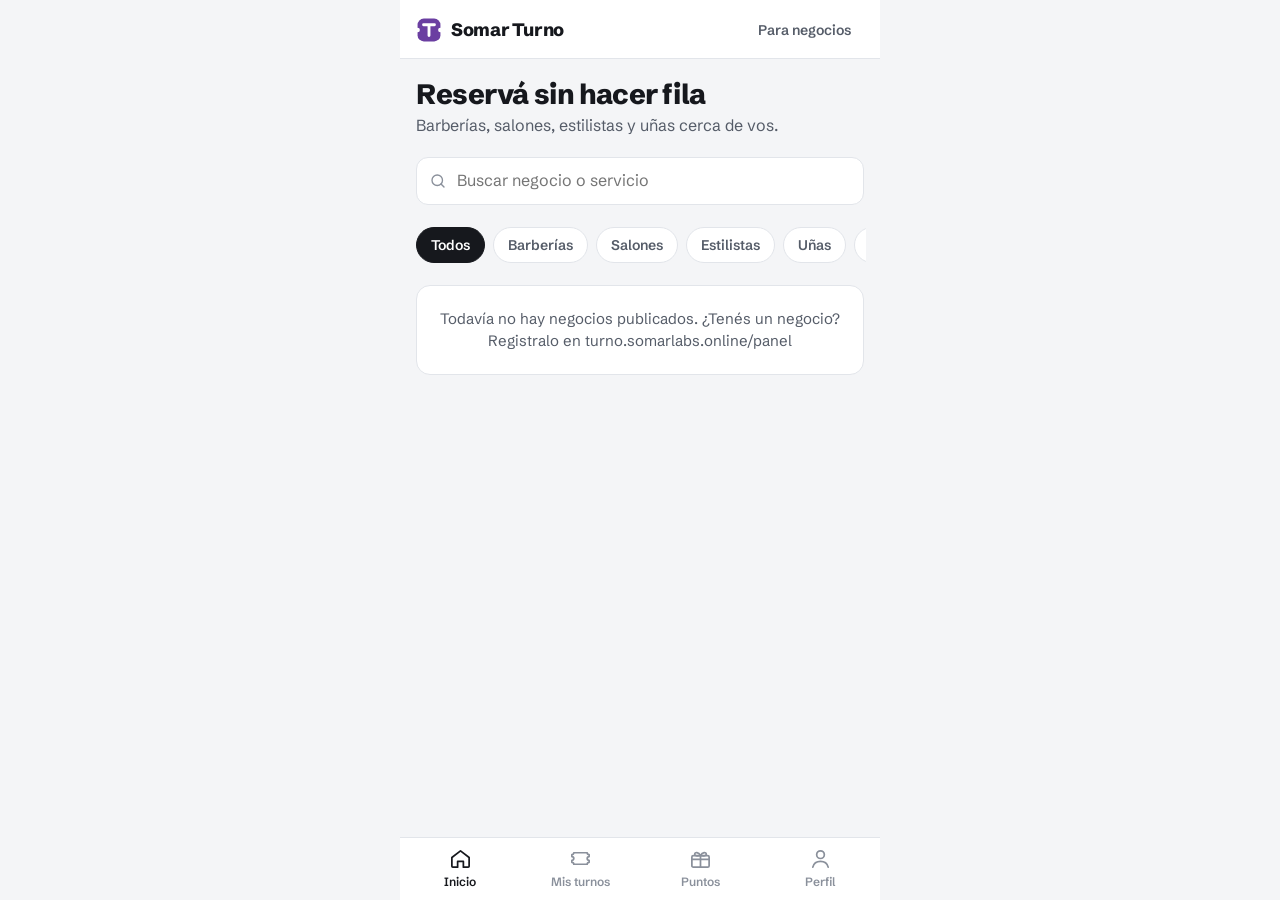
<file: index.html>
<!doctype html>
<html lang="es">
<head>
<meta charset="utf-8">
<meta name="viewport" content="width=device-width, initial-scale=1, viewport-fit=cover">
<title>Somar Turno</title>
<meta name="description" content="Reservá tu cita o tomá turno en barberías, salones, estilistas y uñas de Honduras, sin hacer fila.">
<meta name="theme-color" content="#16181D">
<link rel="manifest" href="/manifest.webmanifest">
<link rel="icon" href="/assets/img/icon.svg" type="image/svg+xml">
<link rel="apple-touch-icon" href="/assets/img/apple-touch-icon.png">
<meta name="apple-mobile-web-app-capable" content="yes">
<meta property="og:image" content="https://somar-turno.vercel.app/assets/img/og.png">
<meta name="twitter:card" content="summary_large_image">
<meta property="og:title" content="Somar Turno">
<meta property="og:description" content="Reservá o tomá turno sin hacer fila.">
<link rel="preconnect" href="https://fonts.googleapis.com">
<link rel="preconnect" href="https://fonts.gstatic.com" crossorigin>
<link rel="stylesheet" href="https://fonts.googleapis.com/css2?family=Schibsted+Grotesk:wght@400;500;600;700;800&display=swap">
<link rel="stylesheet" href="/assets/css/app.css">
</head>
<body>
<div id="app">
  <header class="top">
    <div class="top-row gut">
      <a class="brand" href="/" style="color:inherit;text-decoration:none"><span class="mark"><img src="/assets/img/icon.svg" alt="" width="26" height="26"></span>Somar Turno</a>
      <a class="btn quiet s" href="/panel">Para negocios</a>
    </div>
  </header>
  <main class="screen gut" id="screen"></main>
  <nav class="tabs" id="tabs" aria-label="Secciones"></nav>
</div>
<script src="/assets/js/config.js"></script>
<script src="/assets/js/core.js"></script>
<script src="/assets/js/data.js"></script>
<script src="/assets/js/cliente.js"></script>
</body>
</html>
</file>
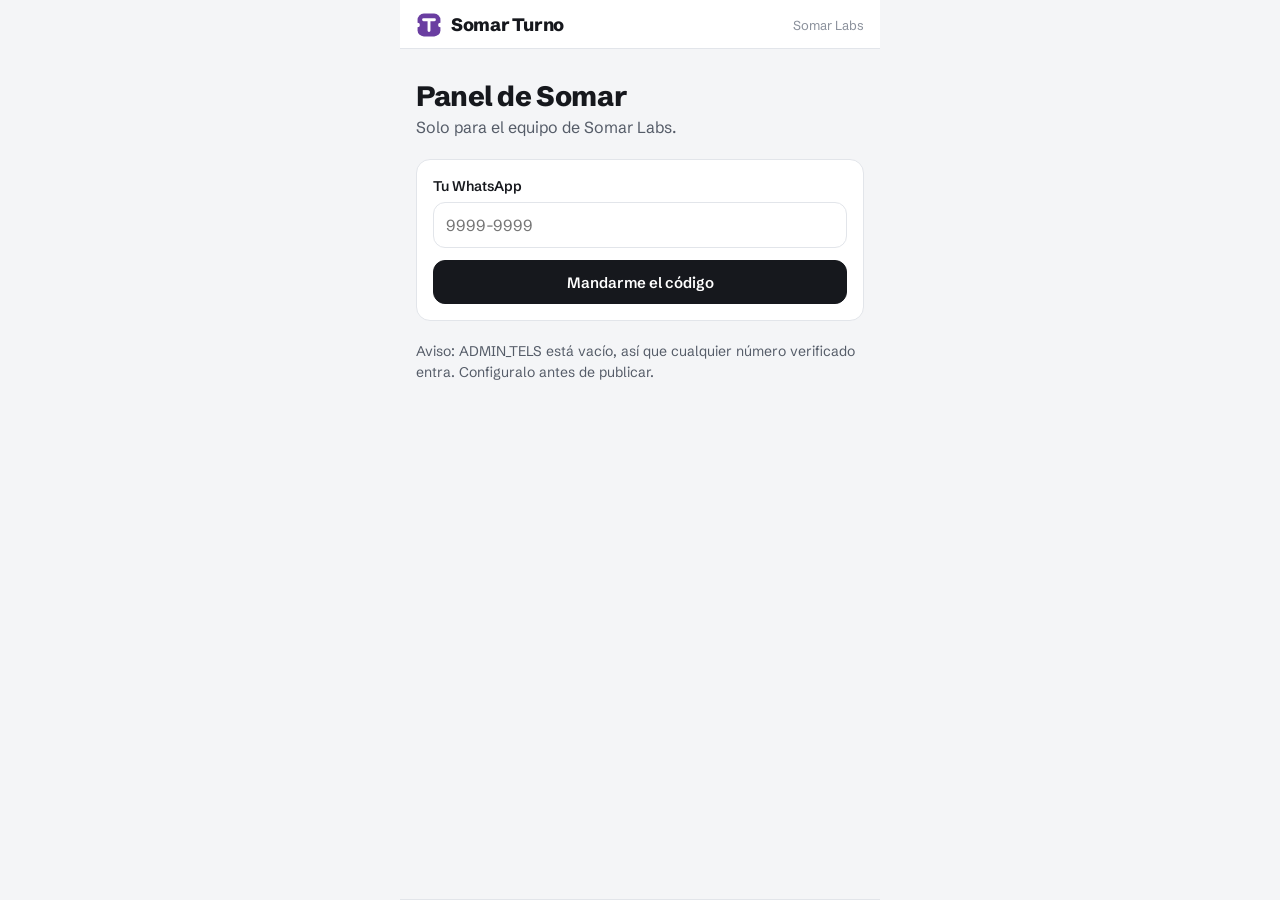
<file: admin.html>
<!doctype html>
<html lang="es">
<head>
<title>Somar Turno · Somar Labs</title>
<meta name="robots" content="noindex">
<meta charset="utf-8">
<meta name="viewport" content="width=device-width, initial-scale=1, viewport-fit=cover">
<meta name="theme-color" content="#16181D">
<link rel="icon" href="/assets/img/icon.svg" type="image/svg+xml">
<link rel="preconnect" href="https://fonts.googleapis.com">
<link rel="preconnect" href="https://fonts.gstatic.com" crossorigin>
<link rel="stylesheet" href="https://fonts.googleapis.com/css2?family=Schibsted+Grotesk:wght@400;500;600;700;800&display=swap">
<link rel="stylesheet" href="/assets/css/app.css">
</head>
<body>
<div id="app">
  <header class="top">
    <div class="top-row gut"><a class="brand" href="/" style="color:inherit;text-decoration:none"><span class="mark"><img src="/assets/img/icon.svg" alt="" width="26" height="26"></span>Somar Turno</a><span class="demo">Somar Labs</span></div>
  </header>
  <main class="screen gut" id="screen"></main>
  <nav class="tabs" id="tabs" aria-label="Secciones" hidden></nav>
</div>
<script src="/assets/js/config.js"></script>
<script src="/assets/js/core.js"></script>
<script src="/assets/js/data.js"></script>
<script src="/assets/js/admin.js"></script>
</body>
</html>
</file>
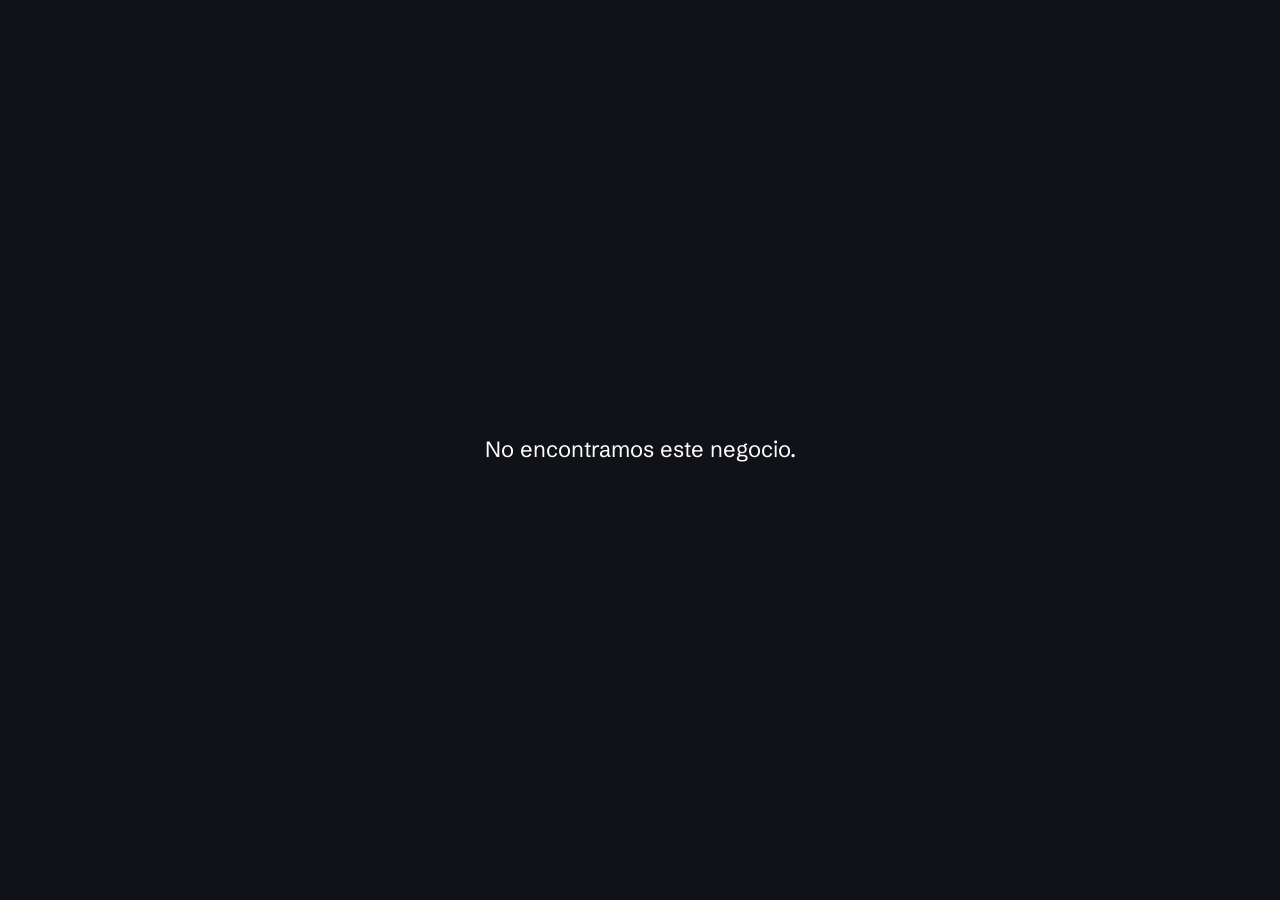
<file: pantalla.html>
<!doctype html>
<html lang="es">
<head>
<title>Somar Turno · Pantalla de fila</title>
<meta name="robots" content="noindex">
<meta charset="utf-8">
<meta name="viewport" content="width=device-width, initial-scale=1, viewport-fit=cover">
<meta name="theme-color" content="#16181D">
<link rel="icon" href="/assets/img/icon.svg" type="image/svg+xml">
<link rel="preconnect" href="https://fonts.googleapis.com">
<link rel="preconnect" href="https://fonts.gstatic.com" crossorigin>
<link rel="stylesheet" href="https://fonts.googleapis.com/css2?family=Schibsted+Grotesk:wght@400;500;600;700;800&display=swap">
<link rel="stylesheet" href="/assets/css/app.css">
</head>
<body style="background:#101218">
<div id="tv" class="tv" role="main"></div>
<script src="/assets/js/config.js"></script>
<script src="/assets/js/core.js"></script>
<script src="/assets/js/data.js"></script>
<script src="/assets/js/pantalla.js"></script>
</body>
</html>
</file>
<file: assets/css/app.css>
/* Layout: one phone-width app column. Quiet white surfaces, ink buttons; the plum accent is kept for selection and the turn ticket. */
:root{
  --bg:#F4F5F7; --surface:#FFFFFF; --sunk:#EEF0F3; --ink:#16181D; --ink-2:#555C68; --ink-3:#8A909B; --line:#E2E5EA;
  --accent:#6A3EA1; --accent-soft:#F2ECF9; --on-ink:#FFFFFF;
  --good:#15804D; --good-soft:#E4F4EB; --warn:#9A5B05; --warn-soft:#FCF1DE; --bad:#C0344A; --bad-soft:#FBE8EB;
  --scrim:rgba(16,18,24,.42);
  --font:'Schibsted Grotesk',system-ui,-apple-system,'Segoe UI',Roboto,sans-serif;
  --r-sm:10px; --r:14px; --r-lg:20px;
}
@media (prefers-color-scheme: dark){:root:not([data-theme="light"]){
  --bg:#0F1014; --surface:#181A20; --sunk:#20232B; --ink:#EEF0F4; --ink-2:#AEB4BF; --ink-3:#7D8490; --line:#2A2E37;
  --accent:#B896EE; --accent-soft:#2A2238; --on-ink:#0F1014;
  --good:#4FC489; --good-soft:#143326; --warn:#F0B35C; --warn-soft:#352812; --bad:#F27D8F; --bad-soft:#3A1C23;
  --scrim:rgba(0,0,0,.6); color-scheme:dark}}
:root[data-theme="dark"]{
  --bg:#0F1014; --surface:#181A20; --sunk:#20232B; --ink:#EEF0F4; --ink-2:#AEB4BF; --ink-3:#7D8490; --line:#2A2E37;
  --accent:#B896EE; --accent-soft:#2A2238; --on-ink:#0F1014;
  --good:#4FC489; --good-soft:#143326; --warn:#F0B35C; --warn-soft:#352812; --bad:#F27D8F; --bad-soft:#3A1C23;
  --scrim:rgba(0,0,0,.6); color-scheme:dark}

*{box-sizing:border-box}
html{-webkit-text-size-adjust:100%}
body{margin:0;background:var(--bg);color:var(--ink);font-family:var(--font);font-size:16px;line-height:1.45;-webkit-font-smoothing:antialiased}
body::before{content:"";position:fixed;inset:0 0 auto;height:env(safe-area-inset-top,0px);z-index:40;background:var(--surface)}
button,input,select,textarea{font:inherit;color:inherit}
button{cursor:pointer;-webkit-tap-highlight-color:transparent}
:focus-visible{outline:2.5px solid var(--accent);outline-offset:2px;border-radius:8px}
h1,h2,h3,p{margin:0}
h1,h2{text-wrap:balance;letter-spacing:-.015em}
.num{font-variant-numeric:tabular-nums}
.gut{padding-left:max(16px,env(safe-area-inset-left,0px));padding-right:max(16px,env(safe-area-inset-right,0px))}

#app{max-width:480px;margin:0 auto;min-height:100vh;padding-bottom:calc(76px + env(safe-area-inset-bottom,0px))}
.top{position:sticky;top:env(safe-area-inset-top,0px);z-index:30;background:var(--surface);border-bottom:1px solid var(--line)}
.top-row{display:flex;align-items:center;justify-content:space-between;gap:12px;padding-block:12px 10px}
.brand{display:flex;align-items:center;gap:9px;font-weight:800;font-size:18px;letter-spacing:-.02em}
.mark{width:26px;height:26px;display:grid;place-items:center;flex:none}.mark img{width:100%;height:100%;display:block}
.mark svg{width:16px;height:16px}
.demo{font-size:13px;color:var(--ink-3)}
.roles{display:flex;gap:4px;padding-block:0 10px;overflow-x:auto;scrollbar-width:none}
.roles button{flex:1;border:1px solid var(--line);background:var(--surface);border-radius:999px;padding:7px 10px;font-size:14px;font-weight:600;color:var(--ink-2);white-space:nowrap}
.roles button[aria-pressed="true"]{background:var(--ink);border-color:var(--ink);color:var(--on-ink)}

.screen{display:flex;flex-direction:column;gap:20px;padding-block:20px 28px}
.title{display:flex;flex-direction:column;gap:4px}
.title h1{font-size:28px;font-weight:800;line-height:1.1}
.title p{color:var(--ink-2)}
.sec{display:flex;flex-direction:column;gap:10px}
.sec-h{display:flex;align-items:center;justify-content:space-between;gap:12px;min-height:32px}
.sec-h h2{font-size:17px;font-weight:700}
.muted{color:var(--ink-2)} .faint{color:var(--ink-3)} .sm{font-size:14px} .xs{font-size:13px}
.b{font-weight:700}

.list{background:var(--surface);border:1px solid var(--line);border-radius:var(--r);overflow:hidden}
.item{display:flex;align-items:center;gap:12px;padding:13px 14px;border-top:1px solid var(--line);min-width:0;width:100%;text-align:left;background:transparent;border-left:0;border-right:0;border-bottom:0}
.item:first-child{border-top:0}
.item.top-al{align-items:flex-start}
.item .body{flex:1;min-width:0;display:flex;flex-direction:column;gap:2px}
.item .l1{font-weight:600;overflow-wrap:anywhere}
.item .l2{font-size:14px;color:var(--ink-2);overflow-wrap:anywhere}
.chev{color:var(--ink-3);font-size:20px;line-height:1}
.panel{background:var(--surface);border:1px solid var(--line);border-radius:var(--r);padding:16px;display:flex;flex-direction:column;gap:12px;min-width:0}
.panel.soft{background:var(--accent-soft);border-color:transparent}
.panel.warn{background:var(--warn-soft);border-color:transparent}
.panel.bad{background:var(--bad-soft);border-color:transparent}
.hr{height:1px;background:var(--line)}
.meta{display:flex;flex-wrap:wrap;gap:4px 12px;font-size:14px;color:var(--ink-2);align-items:center}

.btn{display:inline-flex;align-items:center;justify-content:center;gap:6px;border:1px solid var(--line);background:var(--surface);border-radius:12px;min-height:44px;padding:10px 16px;font-weight:600;font-size:15px;text-decoration:none;color:var(--ink);white-space:nowrap}
.btn.ink{background:var(--ink);border-color:var(--ink);color:var(--on-ink)}
.btn.accent{background:var(--accent);border-color:var(--accent);color:var(--on-ink)}
.btn.good{background:var(--good);border-color:var(--good);color:#fff}
.btn.danger{color:var(--bad)}
.btn.wa{background:#1DA851;border-color:#1DA851;color:#fff}
.btn.quiet{background:transparent;border-color:transparent;color:var(--ink-2)}
.btn.s{min-height:36px;padding:6px 12px;font-size:14px;border-radius:10px}
.btn.full{width:100%}
.btn:disabled{opacity:.4;cursor:not-allowed}
.row-btns{display:flex;flex-wrap:wrap;gap:8px}
.link{background:none;border:0;padding:0;color:var(--accent);font-weight:600;font-size:15px}

.tag{display:inline-flex;align-items:center;border-radius:999px;padding:2px 9px;font-size:12.5px;font-weight:600;white-space:nowrap;background:var(--sunk);color:var(--ink-2)}
.tag.a{background:var(--accent-soft);color:var(--accent)}
.tag.g{background:var(--good-soft);color:var(--good)}
.tag.w{background:var(--warn-soft);color:var(--warn)}
.tag.r{background:var(--bad-soft);color:var(--bad)}
.star{color:#E0A100}

.chips{display:flex;gap:8px;overflow-x:auto;scrollbar-width:none;margin-inline:-2px;padding:2px}
.chip{border:1px solid var(--line);background:var(--surface);border-radius:999px;padding:7px 14px;font-size:14px;font-weight:600;white-space:nowrap;color:var(--ink-2)}
.chip[aria-pressed="true"]{background:var(--ink);border-color:var(--ink);color:var(--on-ink)}

.stats{display:grid;grid-template-columns:repeat(3,1fr);gap:8px}
.stat{background:var(--surface);border:1px solid var(--line);border-radius:var(--r);padding:12px;display:flex;flex-direction:column;gap:2px;min-width:0}
.stat b{font-size:21px;font-weight:800;font-variant-numeric:tabular-nums;overflow-wrap:anywhere;letter-spacing:-.02em}
.stat span{font-size:13px;color:var(--ink-2)}

.search{display:flex;align-items:center;gap:8px;background:var(--surface);border:1px solid var(--line);border-radius:12px;padding:0 12px}
.search svg{width:18px;height:18px;color:var(--ink-3);flex:none}
.search input{border:0;background:transparent;min-height:46px;flex:1;min-width:0;outline:none}

.mono{flex:none;width:48px;height:48px;border-radius:12px;display:grid;place-items:center;font-weight:800;font-size:17px;color:#fff;letter-spacing:-.02em}
.mono.s{width:38px;height:38px;font-size:14px;border-radius:10px}
.av{flex:none;width:38px;height:38px;border-radius:50%;display:grid;place-items:center;font-weight:700;font-size:14px;background:var(--sunk);color:var(--ink-2)}
.biz{display:flex;gap:12px;align-items:flex-start;padding:14px;cursor:pointer}
.biz .body{flex:1;min-width:0;display:flex;flex-direction:column;gap:4px}
.biz .name{font-weight:700;font-size:17px;letter-spacing:-.01em}
.fav{border:0;background:transparent;padding:4px;color:var(--ink-3);flex:none}
.fav svg{width:22px;height:22px}
.fav[aria-pressed="true"]{color:var(--bad)}

/* The turn ticket: a perforated stub with the number you wait for. */
.ticket{position:relative;display:grid;grid-template-columns:auto 1fr;gap:2px 18px;align-items:center;background:var(--accent);color:var(--on-ink);border-radius:var(--r-lg);padding:18px 20px;cursor:pointer;
  -webkit-mask:radial-gradient(circle 9px at 0 50%,#0000 97%,#000) left/51% 100% no-repeat,radial-gradient(circle 9px at 100% 50%,#0000 97%,#000) right/51% 100% no-repeat;
  mask:radial-gradient(circle 9px at 0 50%,#0000 97%,#000) left/51% 100% no-repeat,radial-gradient(circle 9px at 100% 50%,#0000 97%,#000) right/51% 100% no-repeat}
.ticket .n{grid-row:span 3;font-size:56px;font-weight:800;line-height:.9;letter-spacing:-.04em;padding-right:18px;border-right:2px dashed color-mix(in srgb,var(--on-ink) 35%,transparent)}
.ticket .k{font-size:13px;opacity:.85}
.ticket .big{font-size:19px;font-weight:700}
.ticket.called{background:var(--good);color:#fff}
.ticket.called .n{border-color:rgba(255,255,255,.4)}
.tn{flex:none;font-weight:800;font-size:18px;min-width:46px;text-align:center;border:1.5px dashed var(--line);border-radius:10px;padding:5px 4px;font-variant-numeric:tabular-nums}
.tn.on{border-style:solid;border-color:var(--good);color:var(--good)}

.bar{height:8px;border-radius:9px;background:var(--sunk);overflow:hidden}
.bar i{display:block;height:100%;background:var(--accent);border-radius:9px}

.tabs{position:fixed;bottom:0;left:50%;transform:translateX(-50%);width:min(480px,100%);z-index:30;background:var(--surface);border-top:1px solid var(--line);display:grid;padding-bottom:env(safe-area-inset-bottom,0px);padding-left:env(safe-area-inset-left,0px);padding-right:env(safe-area-inset-right,0px)}
.tabs button{border:0;background:transparent;padding:9px 2px 10px;display:flex;flex-direction:column;align-items:center;gap:3px;font-size:12px;font-weight:600;color:var(--ink-3);position:relative}
.tabs svg{width:23px;height:23px}
.tabs button[aria-current="page"]{color:var(--ink)}
.dot{position:absolute;top:5px;left:calc(50% + 5px);background:var(--bad);color:#fff;border-radius:99px;font-size:11px;min-width:17px;height:17px;display:grid;place-items:center;padding:0 4px}

.wrap{position:fixed;inset:0;z-index:50;display:flex;align-items:flex-end;justify-content:center;background:var(--scrim)}
.sheet{background:var(--bg);width:min(480px,100%);max-height:92vh;overflow:auto;border-radius:22px 22px 0 0;padding-block:8px calc(22px + env(safe-area-inset-bottom,0px));display:flex;flex-direction:column;gap:16px}
.grab{width:40px;height:5px;border-radius:9px;background:var(--line);margin:2px auto 0;flex:none}
.sh{display:flex;align-items:center;justify-content:space-between;gap:12px}
.sh h2{font-size:21px;font-weight:800}
.x{border:0;background:var(--sunk);border-radius:50%;width:34px;height:34px;color:var(--ink-2);flex:none;display:grid;place-items:center}
.x svg{width:16px;height:16px}
.f{display:flex;flex-direction:column;gap:6px;min-width:0}
.f label{font-size:14px;font-weight:600}
.f input,.f select,.f textarea{background:var(--surface);border:1px solid var(--line);border-radius:12px;min-height:46px;padding:10px 12px;width:100%;min-width:0}
.f textarea{min-height:78px;resize:vertical}
.f .hint{font-size:13px;color:var(--ink-3)}
.two{display:grid;grid-template-columns:1fr 1fr;gap:10px}
.opts{display:grid;grid-template-columns:1fr 1fr;gap:8px}
.opt{border:1.5px solid var(--line);background:var(--surface);border-radius:var(--r);padding:12px;text-align:left;display:flex;flex-direction:column;gap:2px;min-width:0}
.opt[aria-pressed="true"]{border-color:var(--accent);background:var(--accent-soft)}
.opt b{font-weight:700}
.slots{display:grid;grid-template-columns:repeat(auto-fill,minmax(98px,1fr));gap:8px}
.slot{white-space:nowrap;border:1.5px solid var(--line);background:var(--surface);border-radius:10px;padding:10px 2px;font-weight:600;font-size:14px;font-variant-numeric:tabular-nums}
.slot[aria-pressed="true"]{background:var(--ink);border-color:var(--ink);color:var(--on-ink)}
.days{display:flex;gap:8px;overflow-x:auto;scrollbar-width:none;padding:2px}
.day{flex:none;border:1.5px solid var(--line);background:var(--surface);border-radius:12px;padding:8px 10px;min-width:58px;display:flex;flex-direction:column;align-items:center;font-size:13px;font-weight:600;color:var(--ink-2)}
.day b{font-size:19px;color:var(--ink)}
.day[aria-pressed="true"]{border-color:var(--ink);background:var(--ink);color:var(--on-ink)}
.day[aria-pressed="true"] b{color:var(--on-ink)}
.day:disabled{opacity:.35}
.steps{display:flex;gap:5px}
.steps i{flex:1;height:4px;border-radius:9px;background:var(--line)}
.steps i.on{background:var(--ink)}
.seg{display:grid;grid-auto-flow:column;grid-auto-columns:1fr;gap:4px;background:var(--sunk);border-radius:12px;padding:4px}
.seg button{border:0;background:transparent;border-radius:9px;padding:9px 6px;font-weight:600;font-size:14px;color:var(--ink-2)}
.seg button[aria-pressed="true"]{background:var(--surface);color:var(--ink);box-shadow:0 1px 3px rgba(0,0,0,.12)}
.stars-in{display:flex;gap:2px}
.stars-in button{border:0;background:transparent;font-size:34px;line-height:1;color:var(--line);padding:2px}
.stars-in button.on{color:#E0A100}
.sw{display:flex;align-items:center;justify-content:space-between;gap:14px}
.switch{flex:none;width:50px;height:30px;border-radius:99px;border:0;background:var(--line);position:relative;padding:0}
.switch::after{content:"";position:absolute;top:3px;left:3px;width:24px;height:24px;border-radius:50%;background:#fff;box-shadow:0 1px 2px rgba(0,0,0,.2);transition:left .15s}
.switch[aria-checked="true"]{background:var(--good)}
.switch[aria-checked="true"]::after{left:23px}
.bank{display:flex;align-items:center;gap:12px}
.bank .ic{flex:none;width:40px;height:40px;border-radius:10px;display:grid;place-items:center;font-weight:800;font-size:12px;color:#fff}
.acct{font-weight:700;font-variant-numeric:tabular-nums;letter-spacing:.02em}
.upload{border:1.5px dashed var(--line);border-radius:var(--r);padding:16px;display:flex;flex-direction:column;align-items:center;gap:8px;text-align:center;background:var(--surface);cursor:pointer}
.upload input{position:absolute;width:1px;height:1px;opacity:0}
.proof{max-width:100%;max-height:360px;border-radius:12px;border:1px solid var(--line);align-self:center;background:#fff}
.wa-b{align-self:flex-start;background:#DCF8C6;color:#111;border-radius:4px 14px 14px 14px;padding:10px 12px;max-width:88%;font-size:15px}
.tbl{overflow-x:auto}
table{border-collapse:collapse;width:100%;font-size:14px}
th,td{text-align:left;padding:9px 6px;border-top:1px solid var(--line);font-variant-numeric:tabular-nums;white-space:nowrap}
th{font-size:13px;color:var(--ink-3);font-weight:600;border-top:0}
.r{text-align:right}
.qr{background:#fff;padding:12px;border-radius:12px;display:grid;place-items:center;align-self:center}
.reply{border-left:3px solid var(--line);padding-left:10px;font-size:14px;color:var(--ink-2)}
.empty{text-align:center;color:var(--ink-2);padding:22px 14px;font-size:15px}
.note{background:var(--warn-soft);border-radius:8px;padding:6px 9px;font-size:14px}

.push{position:fixed;left:50%;transform:translate(-50%,-150%);top:calc(10px + env(safe-area-inset-top,0px));width:min(456px,calc(100% - 24px));z-index:60;background:var(--surface);border:1px solid var(--line);border-radius:18px;box-shadow:0 12px 32px rgba(0,0,0,.18);padding:12px 14px;display:flex;gap:12px;align-items:flex-start;transition:transform .35s ease;cursor:pointer}
.push.show{transform:translate(-50%,0)}
.push .body{flex:1;min-width:0}
.toast{position:fixed;left:50%;bottom:calc(88px + env(safe-area-inset-bottom,0px));transform:translateX(-50%);z-index:70;background:var(--ink);color:var(--on-ink);border-radius:12px;padding:11px 16px;font-weight:600;font-size:15px;width:max-content;max-width:calc(100% - 32px);text-align:center}
.tv{position:fixed;inset:0;z-index:80;background:#101218;color:#fff;display:flex;flex-direction:column;align-items:center;justify-content:center;gap:14px;padding:24px max(16px,env(safe-area-inset-right,0px)) 24px max(16px,env(safe-area-inset-left,0px));text-align:center}
.tv .now{font-size:min(34vw,180px);font-weight:800;line-height:1;letter-spacing:-.05em;color:#C9A8FF}
.tv .nx{display:flex;gap:10px;flex-wrap:wrap;justify-content:center}
.tv .nx span{font-size:28px;font-weight:800;border:2px dashed rgba(255,255,255,.35);border-radius:12px;padding:4px 14px}
@media (prefers-reduced-motion:reduce){.push,.switch::after{transition:none}}
</file>
